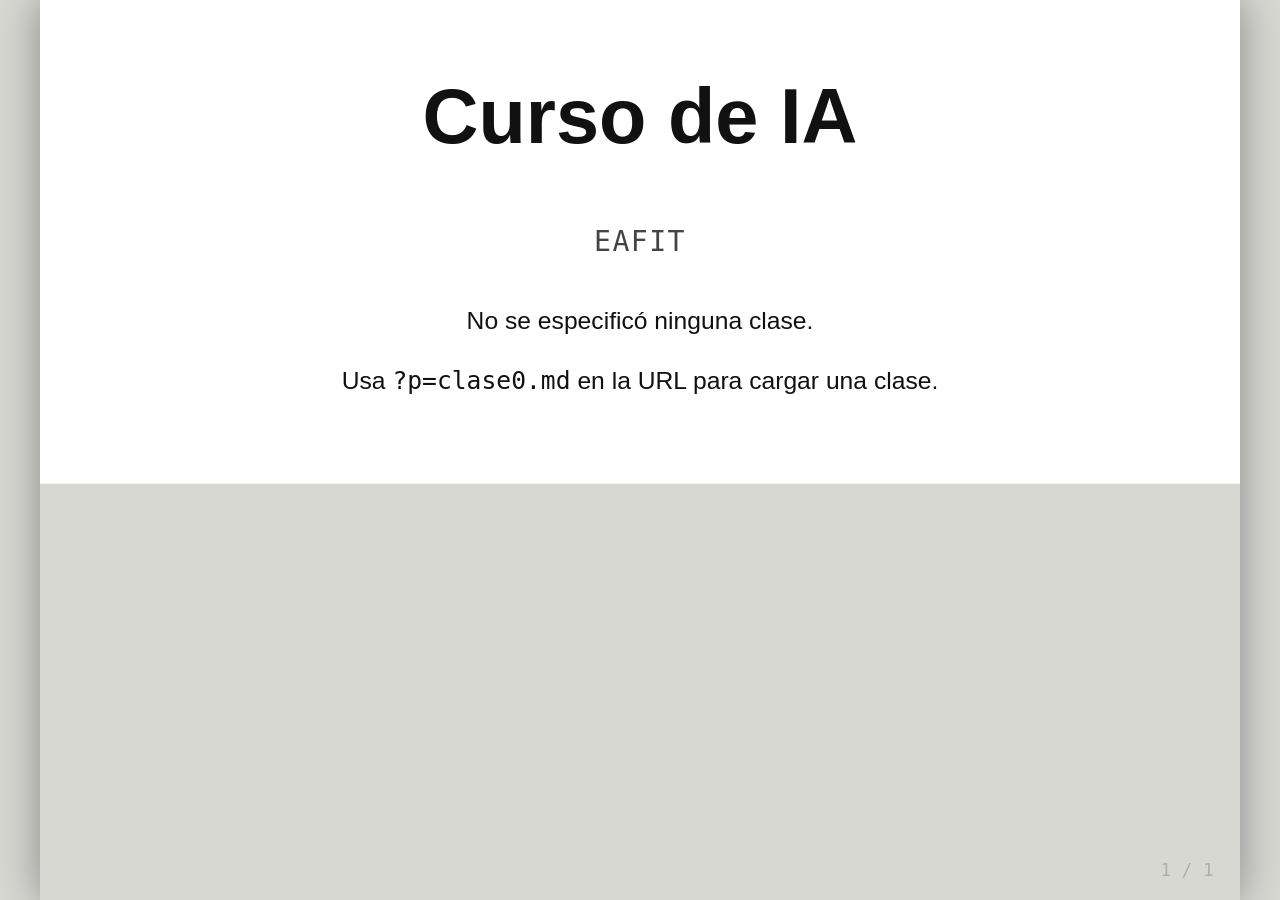
<file: slides/index.html>
<!DOCTYPE html>
<html lang="es">
<head>
<meta charset="UTF-8">
<meta name="viewport" content="width=device-width, initial-scale=1.0">
<title>Curso de IA — EAFIT</title>

<link rel="stylesheet" href="css/grid.css">
<link rel="stylesheet" href="css/style.css">
<link rel="stylesheet" href="assets/katex.min.css">
</head>
<body>

<textarea id="source" style="display: none;"></textarea>
<script src="assets/remark.min.js"></script>
<script src="assets/katex.min.js"></script>
<script src="assets/auto-render.min.js"></script>

<script>
  // Un solo index.html para todo el curso: la clase a mostrar se elige
  // por query param, ej. http://localhost:8000/?p=clase0.md
  function getParameterByName(name, url) {
    if (!url) url = window.location.href;
    name = name.replace(/[\[\]]/g, "\\$&");
    var regex = new RegExp("[?&]" + name + "(=([^&#]*)|&|#|$)"),
        results = regex.exec(url);
    if (!results) return null;
    if (!results[2]) return '';
    return decodeURIComponent(results[2].replace(/\+/g, " "));
  }

  var sourceFile = getParameterByName("p");

  var fallbackContent = "class: middle, center, title-slide\n\n" +
    "# Curso de IA\n\n<div class=\"kicker\">EAFIT</div>\n\n" +
    "No se especificó ninguna clase.\n\n" +
    "Usa `?p=clase0.md` en la URL para cargar una clase.";

  var options = { highlightStyle: "github" };

  if (sourceFile) {
    options.sourceUrl = sourceFile;   // remark.js hace el fetch internamente
  } else {
    options.source = fallbackContent;
  }

  // El callback corre UNA vez, cuando remark.js ya renderizó TODOS los
  // slides al DOM (no los va renderizando uno por uno al navegar).
  // Por eso un solo renderMathInElement(document.body, ...) aquí basta
  // para cubrir el deck completo — no hace falta re-renderizar por slide.
  var slideshow = remark.create(options, function() {
    renderMathInElement(document.body, {
      delimiters: [
        {left: "$$", right: "$$", display: true},
        {left: "$", right: "$", display: false},
        {left: "\\[", right: "\\]", display: true},
        {left: "\\(", right: "\\)", display: false}
      ]
    });

    if (sourceFile) {
      var firstSlide = document.querySelector('.remark-slide-content');
      if (firstSlide) {
        var match = firstSlide.textContent.match(/Clase\s+\d+[:\s]+([^\n]+)/i);
        if (match) document.title = match[0].trim() + " | Curso de IA";
      }
    }
  });
</script>

</body>
</html>
</file>
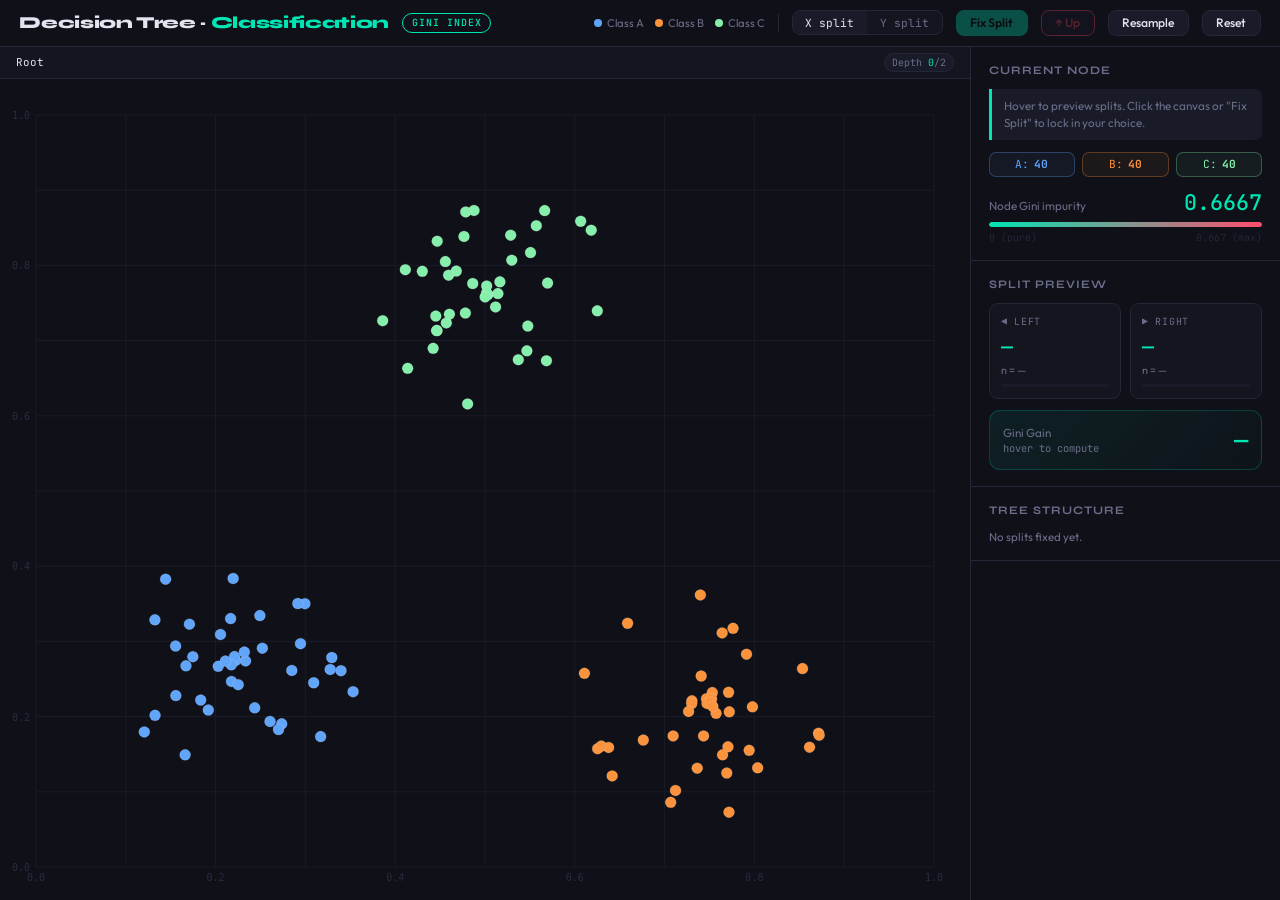
<file: notebooks/lecture6/classification_tree.html>
<!DOCTYPE html>
<html lang="en">
<head>
<meta charset="UTF-8">
<meta name="viewport" content="width=device-width, initial-scale=1.0">
<title>Decision Tree · Classification · Gini</title>
<link href="https://fonts.googleapis.com/css2?family=Syne:wght@400;600;700;800&family=JetBrains+Mono:wght@400;500&family=Outfit:wght@300;400;500&display=swap" rel="stylesheet">
<style>
:root {
  --bg: #08090e;
  --s1: #0f1018;
  --s2: #14151f;
  --s3: #1a1b28;
  --border: #252638;
  --text: #e2e4f0;
  --dim: #6b6e8a;
  --accent: #00e5b4;
  --accent2: #ff4d6d;
  --ca: #60a5fa;
  --cb: #fb923c;
  --cc: #86efac;
}
* { box-sizing: border-box; margin: 0; padding: 0; }
body { background: var(--bg); color: var(--text); font-family: 'Outfit', sans-serif; height: 100vh; display: flex; flex-direction: column; overflow: hidden; }

header {
  padding: 0.6rem 1.2rem;
  display: flex; align-items: center; gap: 0.8rem; flex-wrap: wrap;
  background: var(--s1);
  border-bottom: 1px solid var(--border);
  flex-shrink: 0;
}
header h1 { font-family: 'Syne', sans-serif; font-size: 1.05rem; font-weight: 800; letter-spacing: -0.02em; white-space: nowrap; }
header h1 em { color: var(--accent); font-style: normal; }
.tag {
  font-family: 'JetBrains Mono', monospace; font-size: 0.62rem; font-weight: 500;
  padding: 0.18rem 0.55rem; border-radius: 99px;
  border: 1px solid var(--accent); color: var(--accent); letter-spacing: 0.1em;
}
.spacer { flex: 1; }
.legend { display: flex; gap: 0.7rem; flex-wrap: wrap; }
.leg-item { display: flex; align-items: center; gap: 0.3rem; font-size: 0.7rem; color: var(--dim); }
.leg-dot { width: 8px; height: 8px; border-radius: 50%; }
.sep-v { width: 1px; height: 18px; background: var(--border); }
.axis-toggle { display: flex; background: var(--s2); border: 1px solid var(--border); border-radius: 8px; overflow: hidden; }
.axis-toggle button {
  padding: 0.28rem 0.8rem; font-family: 'JetBrains Mono', monospace; font-size: 0.7rem;
  border: none; background: transparent; color: var(--dim); cursor: pointer; transition: all 0.12s;
}
.axis-toggle button.on { background: var(--s3); color: var(--text); }
.hbtn {
  padding: 0.3rem 0.85rem; border-radius: 8px;
  font-family: 'Outfit', sans-serif; font-size: 0.76rem; font-weight: 500;
  border: 1px solid var(--border); background: var(--s3); color: var(--text);
  cursor: pointer; transition: all 0.12s; white-space: nowrap;
}
.hbtn:hover { border-color: var(--accent); color: var(--accent); }
.hbtn.primary { background: var(--accent); color: #000; border-color: var(--accent); font-weight: 600; }
.hbtn.primary:hover { background: #00c99c; }
.hbtn.warn { border-color: var(--accent2); color: var(--accent2); }
.hbtn.warn:hover { background: var(--accent2); color: #fff; }
.hbtn:disabled { opacity: 0.3; cursor: not-allowed; pointer-events: none; }

.body-wrap { display: flex; flex: 1; overflow: hidden; }

.canvas-col { flex: 1; display: flex; flex-direction: column; overflow: hidden; }
.breadcrumb {
  padding: 0.38rem 1rem; background: var(--s2); border-bottom: 1px solid var(--border);
  font-family: 'JetBrains Mono', monospace; font-size: 0.68rem;
  display: flex; align-items: center; gap: 0.35rem; flex-wrap: wrap; flex-shrink: 0;
}
.crumb { color: var(--accent); cursor: pointer; text-decoration: underline dotted; }
.crumb:hover { color: #fff; }
.bsep { color: var(--border); }
.depth-chip {
  margin-left: auto; font-family: 'JetBrains Mono', monospace; font-size: 0.62rem;
  color: var(--dim); background: var(--s3); border: 1px solid var(--border);
  padding: 0.12rem 0.45rem; border-radius: 99px;
}
.depth-chip span { color: var(--accent); }
.canvas-wrap { flex: 1; position: relative; overflow: hidden; }
canvas { display: block; cursor: crosshair; }

.info-col {
  width: 310px; flex-shrink: 0; background: var(--s1);
  border-left: 1px solid var(--border); overflow-y: auto; display: flex; flex-direction: column;
}
::-webkit-scrollbar { width: 4px; }
::-webkit-scrollbar-thumb { background: var(--border); border-radius: 99px; }

.sec { padding: 1rem 1.1rem; border-bottom: 1px solid var(--border); }
.sec-title {
  font-family: 'Syne', sans-serif; font-size: 0.72rem; font-weight: 700;
  letter-spacing: 0.09em; text-transform: uppercase; color: var(--dim); margin-bottom: 0.75rem;
}

.hint {
  background: var(--s3); border-left: 3px solid var(--accent);
  border-radius: 0 7px 7px 0; padding: 0.5rem 0.75rem;
  font-size: 0.73rem; color: var(--dim); line-height: 1.5; margin-bottom: 0.75rem;
}

.count-row { display: flex; gap: 0.45rem; margin-bottom: 0.7rem; }
.count-pill {
  display: flex; align-items: center; gap: 0.3rem; padding: 0.28rem 0.55rem;
  border-radius: 7px; font-family: 'JetBrains Mono', monospace; font-size: 0.7rem;
  border: 1px solid; flex: 1; justify-content: center;
}
.count-pill.ca { color: var(--ca); border-color: rgba(96,165,250,0.3); background: rgba(96,165,250,0.06); }
.count-pill.cb { color: var(--cb); border-color: rgba(251,146,60,0.3); background: rgba(251,146,60,0.06); }
.count-pill.cc { color: var(--cc); border-color: rgba(134,239,172,0.3); background: rgba(134,239,172,0.06); }

.gini-head { display: flex; justify-content: space-between; align-items: baseline; margin-bottom: 0.38rem; }
.gini-label { font-size: 0.73rem; color: var(--dim); }
.gini-num { font-family: 'JetBrains Mono', monospace; font-size: 1.35rem; font-weight: 500; color: var(--accent); }
.gini-track { height: 5px; background: var(--s3); border-radius: 99px; overflow: hidden; }
.gini-fill { height: 100%; border-radius: 99px; background: linear-gradient(90deg, var(--accent), var(--accent2)); transition: width 0.22s ease; }
.gini-range { display: flex; justify-content: space-between; font-size: 0.62rem; color: var(--border); font-family: 'JetBrains Mono', monospace; margin-top: 0.22rem; }

.split-cols { display: grid; grid-template-columns: 1fr 1fr; gap: 0.55rem; margin-bottom: 0.7rem; }
.split-side {
  background: var(--s2); border: 1px solid var(--border); border-radius: 9px; padding: 0.7rem;
}
.split-side-title {
  font-family: 'JetBrains Mono', monospace; font-size: 0.62rem; color: var(--dim);
  text-transform: uppercase; letter-spacing: 0.07em; margin-bottom: 0.4rem;
}
.side-gini { font-family: 'JetBrains Mono', monospace; font-size: 1.25rem; font-weight: 500; color: var(--accent); margin-bottom: 0.15rem; }
.side-n { font-size: 0.68rem; color: var(--dim); }
.side-bar { height: 3px; border-radius: 99px; margin-top: 0.45rem; background: var(--s3); overflow: hidden; }
.side-bar-fill { height: 100%; background: linear-gradient(90deg, var(--accent), var(--accent2)); transition: width 0.22s; }

.gain-card {
  background: linear-gradient(135deg, rgba(0,229,180,0.08), rgba(0,229,180,0.02));
  border: 1px solid rgba(0,229,180,0.2); border-radius: 11px; padding: 0.85rem;
  display: flex; align-items: center; justify-content: space-between;
}
.gain-label { font-size: 0.73rem; color: var(--dim); }
.gain-sub { font-size: 0.65rem; color: var(--dim); margin-top: 0.1rem; font-family: 'JetBrains Mono', monospace; }
.gain-val { font-family: 'JetBrains Mono', monospace; font-size: 1.5rem; font-weight: 500; color: var(--accent); }
.gain-val.neg { color: var(--accent2) !important; }

.tree-node-row {
  display: flex; align-items: center; gap: 0.45rem; padding: 0.28rem 0.45rem;
  border-radius: 5px; cursor: pointer; font-family: 'JetBrains Mono', monospace;
  font-size: 0.66rem; color: var(--dim); transition: background 0.1s;
}
.tree-node-row:hover { background: var(--s3); color: var(--text); }
.tree-node-row.active { background: rgba(0,229,180,0.08); color: var(--accent); }
.tree-dot { width: 7px; height: 7px; border-radius: 50%; flex-shrink: 0; }
</style>
</head>
<body>

<header>
  <h1>Decision Tree · <em>Classification</em></h1>
  <span class="tag">GINI INDEX</span>
  <div class="spacer"></div>
  <div class="legend">
    <div class="leg-item"><div class="leg-dot" style="background:var(--ca)"></div>Class A</div>
    <div class="leg-item"><div class="leg-dot" style="background:var(--cb)"></div>Class B</div>
    <div class="leg-item"><div class="leg-dot" style="background:var(--cc)"></div>Class C</div>
  </div>
  <div class="sep-v"></div>
  <div class="axis-toggle">
    <button class="on" id="btnX" onclick="setAxis('x')">X split</button>
    <button id="btnY" onclick="setAxis('y')">Y split</button>
  </div>
  <button class="hbtn primary" id="fixBtn" onclick="fixSplit()" disabled>Fix Split</button>
  <button class="hbtn warn" id="upBtn" onclick="goUp()" disabled>↑ Up</button>
  <button class="hbtn" onclick="resample()">Resample</button>
  <button class="hbtn" onclick="resetAll()">Reset</button>
</header>

<div class="body-wrap">
  <div class="canvas-col">
    <div class="breadcrumb" id="breadcrumb">
      <span class="crumb" onclick="navTo('root')">Root</span>
      <div class="depth-chip">Depth <span id="depthTxt">0</span>/2</div>
    </div>
    <div class="canvas-wrap" id="canvasWrap">
      <canvas id="canvas"></canvas>
    </div>
  </div>

  <div class="info-col">
    <div class="sec">
      <div class="sec-title">Current Node</div>
      <div class="hint" id="hintMsg">Move cursor over the plot to preview a split. Values update in real time.</div>
      <div class="count-row">
        <div class="count-pill ca">A: <b id="cntA">—</b></div>
        <div class="count-pill cb">B: <b id="cntB">—</b></div>
        <div class="count-pill cc">C: <b id="cntC">—</b></div>
      </div>
      <div>
        <div class="gini-head">
          <span class="gini-label">Node Gini impurity</span>
          <span class="gini-num" id="nodeGiniVal">—</span>
        </div>
        <div class="gini-track"><div class="gini-fill" id="nodeGiniBar" style="width:0%"></div></div>
        <div class="gini-range"><span>0 (pure)</span><span>0.667 (max)</span></div>
      </div>
    </div>

    <div class="sec">
      <div class="sec-title">Split Preview</div>
      <div class="split-cols">
        <div class="split-side">
          <div class="split-side-title">◀ Left</div>
          <div class="side-gini" id="lgini">—</div>
          <div class="side-n" id="ln">n = —</div>
          <div class="side-bar"><div class="side-bar-fill" id="lbar" style="width:0%"></div></div>
        </div>
        <div class="split-side">
          <div class="split-side-title">▶ Right</div>
          <div class="side-gini" id="rgini">—</div>
          <div class="side-n" id="rn">n = —</div>
          <div class="side-bar"><div class="side-bar-fill" id="rbar" style="width:0%"></div></div>
        </div>
      </div>
      <div class="gain-card">
        <div>
          <div class="gain-label">Gini Gain</div>
          <div class="gain-sub" id="gainFormula">hover to compute</div>
        </div>
        <div class="gain-val" id="gainVal">—</div>
      </div>
    </div>

    <div class="sec">
      <div class="sec-title">Tree Structure</div>
      <div id="treeViz" style="font-size:0.72rem;color:var(--dim)">No splits fixed yet.</div>
    </div>
  </div>
</div>

<script>
// ══════════════════════════════════════════
// STATE
// ══════════════════════════════════════════
let axis = 'x';
let mouseVal = null;
let nodes = {};
let currentId = 'root';
let allData = [];
const PAD = 36;

// ══════════════════════════════════════════
// DATA
// ══════════════════════════════════════════
function genData() {
  const N = 120;
  allData = [];
  const centers = [[0.22,0.28],[0.75,0.22],[0.5,0.76]];
  const spread = 0.15;
  for (let i = 0; i < N; i++) {
    const cls = i % 3;
    const [cx,cy] = centers[cls];
    const a = Math.random()*Math.PI*2, r = Math.random()*spread;
    allData.push({
      x: Math.max(0.03, Math.min(0.97, cx + Math.cos(a)*r)),
      y: Math.max(0.03, Math.min(0.97, cy + Math.sin(a)*r)),
      cls
    });
  }
}

function resample() { genData(); resetAll(); }

function resetAll() {
  nodes = { root: { id:'root', parentId:null, side:null, depth:0, data:[...allData], split:null, children:null } };
  currentId = 'root';
  mouseVal = null;
  updateAll();
}

// ══════════════════════════════════════════
// GINI
// ══════════════════════════════════════════
function gini(pts) {
  const n = pts.length;
  if (!n) return 0;
  const c = [0,0,0];
  for (const p of pts) c[p.cls]++;
  return 1 - c.reduce((s,v) => s + (v/n)**2, 0);
}
function classCounts(pts) { const c=[0,0,0]; for(const p of pts) c[p.cls]++; return c; }
function splitPts(pts, ax, val) { return [pts.filter(p=>p[ax]<=val), pts.filter(p=>p[ax]>val)]; }

// ══════════════════════════════════════════
// CANVAS
// ══════════════════════════════════════════
const canvas = document.getElementById('canvas');
const ctx = canvas.getContext('2d');
const wrap = document.getElementById('canvasWrap');

function resize() { canvas.width=wrap.clientWidth; canvas.height=wrap.clientHeight; draw(); }
window.addEventListener('resize', resize);

function toC(x,y) { return [PAD+x*(canvas.width-2*PAD), canvas.height-PAD-y*(canvas.height-2*PAD)]; }
function toD(cx,cy) { return [(cx-PAD)/(canvas.width-2*PAD), (canvas.height-PAD-cy)/(canvas.height-2*PAD)]; }

const CC = ['#60a5fa','#fb923c','#86efac'];
const CD = ['rgba(96,165,250,0.15)','rgba(251,146,60,0.15)','rgba(134,239,172,0.15)'];

// Compute the data-space bounding box for any node by walking from root
function getNodeBounds(id) {
  let bounds = { x0:0, x1:1, y0:0, y1:1 };
  // Build path from root to this node
  const path = [];
  let n = nodes[id];
  while (n && n.parentId) { path.unshift(n); n = nodes[n.parentId]; }
  // Walk down applying each ancestor's split
  let cur = nodes['root'];
  for (const step of path) {
    if (!cur || !cur.split) break;
    const { ax, val } = cur.split;
    if (step.side === 'L') {
      if (ax==='x') bounds.x1 = Math.min(bounds.x1, val);
      else           bounds.y1 = Math.min(bounds.y1, val);
    } else {
      if (ax==='x') bounds.x0 = Math.max(bounds.x0, val);
      else           bounds.y0 = Math.max(bounds.y0, val);
    }
    cur = nodes[step.id];
  }
  return bounds;
}

// Draw a split line clipped to a node's bounding box
function drawClippedLine(val, ax, bounds, color, alpha, dashed) {
  ctx.save();
  ctx.globalAlpha = alpha ?? 1;
  ctx.strokeStyle = color;
  ctx.lineWidth = dashed ? 1.2 : 2;
  if (dashed) ctx.setLineDash([5,5]);
  ctx.beginPath();
  if (ax==='x') {
    const [cx]    = toC(val, 0);
    const [, cy0] = toC(0, bounds.y1);
    const [, cy1] = toC(0, bounds.y0);
    ctx.moveTo(cx, cy0);
    ctx.lineTo(cx, cy1);
  } else {
    const [, cy]  = toC(0, val);
    const [cx0]   = toC(bounds.x0, 0);
    const [cx1]   = toC(bounds.x1, 0);
    ctx.moveTo(cx0, cy);
    ctx.lineTo(cx1, cy);
  }
  ctx.stroke();
  ctx.restore();
}

function isAncestorNode(ancestorId, nodeId) {
  let n = nodes[nodeId];
  while (n && n.parentId) {
    if (n.parentId === ancestorId) return true;
    n = nodes[n.parentId];
  }
  return false;
}

function draw() {
  const W=canvas.width, H=canvas.height;
  ctx.clearRect(0,0,W,H);
  ctx.fillStyle='#0f1018'; ctx.fillRect(0,0,W,H);

  // grid
  ctx.strokeStyle='#1a1b28'; ctx.lineWidth=1;
  for (let i=0;i<=10;i++) {
    const [x1,y1]=toC(i/10,0),[x2,y2]=toC(i/10,1);
    ctx.beginPath();ctx.moveTo(x1,y1);ctx.lineTo(x2,y2);ctx.stroke();
    const [x3,y3]=toC(0,i/10),[x4,y4]=toC(1,i/10);
    ctx.beginPath();ctx.moveTo(x3,y3);ctx.lineTo(x4,y4);ctx.stroke();
  }
  // axis ticks
  ctx.fillStyle='#2a2c40'; ctx.font='10px JetBrains Mono,monospace';
  ctx.textAlign='center';
  for (let i=0;i<=10;i+=2) { const [cx,cy]=toC(i/10,0); ctx.fillText((i/10).toFixed(1),cx,cy+14); }
  ctx.textAlign='right';
  for (let i=0;i<=10;i+=2) { const [cx,cy]=toC(0,i/10); ctx.fillText((i/10).toFixed(1),cx-6,cy+4); }

  const node = nodes[currentId]; if (!node) return;

  // Dim all points first
  for (const p of allData) {
    const [cx,cy]=toC(p.x,p.y);
    ctx.beginPath(); ctx.arc(cx,cy,4,0,Math.PI*2);
    ctx.fillStyle=CD[p.cls]; ctx.fill();
  }

  // Draw ALL fixed splits clipped to their own node's region
  for (const id in nodes) {
    const n = nodes[id];
    if (!n.split) continue;
    if (id === currentId) continue; // drawn last on top
    const bounds = getNodeBounds(id);
    const isAncestor = isAncestorNode(id, currentId);
    drawClippedLine(n.split.val, n.split.ax, bounds, '#00e5b4', isAncestor ? 0.4 : 0.2, true);
  }

  // Region shading from mouse preview
  if (mouseVal !== null && !node.split) {
    ctx.save(); ctx.globalAlpha=0.06; ctx.fillStyle='#60a5fa';
    if (axis==='x') {
      const [cx]=toC(mouseVal,0);
      ctx.fillRect(PAD,PAD,cx-PAD,H-2*PAD);
    } else {
      const [,cy]=toC(0,mouseVal);
      ctx.fillRect(PAD,cy,W-2*PAD,H-PAD-cy);
    }
    ctx.restore();
  }

  // Active node points (bright)
  for (const p of node.data) {
    const [cx,cy]=toC(p.x,p.y);
    ctx.beginPath(); ctx.arc(cx,cy,5.5,0,Math.PI*2);
    ctx.fillStyle=CC[p.cls]; ctx.fill();
    ctx.strokeStyle='rgba(255,255,255,0.18)'; ctx.lineWidth=0.8; ctx.stroke();
  }

  // Current node's fixed split — bright, clipped to its own region, drawn on top
  if (node.split) {
    const bounds = getNodeBounds(currentId);
    drawClippedLine(node.split.val, node.split.ax, bounds, '#00e5b4', 0.95, false);
    // "click to enter" region labels
    const ax=node.split.ax, val=node.split.val;
    ctx.save(); ctx.font='600 12px Syne,sans-serif'; ctx.globalAlpha=0.55;
    if (ax==='x') {
      const [cx]=toC(val,0);
      ctx.fillStyle='#60a5fa'; ctx.textAlign='center';
      ctx.fillText('← Left', PAD+(cx-PAD)/2, PAD+18);
      ctx.font='500 10px JetBrains Mono,monospace';
      ctx.fillText('click to enter', PAD+(cx-PAD)/2, PAD+32);
      ctx.font='600 12px Syne,sans-serif';
      ctx.fillStyle='#fb923c'; ctx.textAlign='center';
      ctx.fillText('Right →', cx+(W-PAD-cx)/2, PAD+18);
      ctx.font='500 10px JetBrains Mono,monospace';
      ctx.fillText('click to enter', cx+(W-PAD-cx)/2, PAD+32);
    } else {
      const [,cy]=toC(0,val);
      ctx.fillStyle='#60a5fa'; ctx.textAlign='left';
      ctx.font='600 12px Syne,sans-serif';
      ctx.fillText('▼ Left (below)', PAD+8, cy+(H-PAD-cy)/2);
      ctx.font='500 10px JetBrains Mono,monospace';
      ctx.fillText('click to enter', PAD+8, cy+(H-PAD-cy)/2+16);
      ctx.fillStyle='#fb923c'; ctx.textAlign='left';
      ctx.font='600 12px Syne,sans-serif';
      ctx.fillText('▲ Right (above)', PAD+8, PAD+(cy-PAD)/2);
      ctx.font='500 10px JetBrains Mono,monospace';
      ctx.fillText('click to enter', PAD+8, PAD+(cy-PAD)/2+16);
    }
    ctx.restore();
  }

  // Live preview — also clipped to current node's region
  if (mouseVal !== null && !node.split) {
    const bounds = getNodeBounds(currentId);
    drawClippedLine(mouseVal, axis, bounds, '#fde68a', 0.85, false);
    ctx.save(); ctx.globalAlpha=0.9; ctx.fillStyle='#fde68a';
    ctx.font='500 10px JetBrains Mono,monospace';
    if (axis==='x') { const [cx]=toC(mouseVal,0); ctx.textAlign='center'; ctx.fillText(mouseVal.toFixed(3),cx,PAD-9); }
    else { const [,cy]=toC(0,mouseVal); ctx.textAlign='left'; ctx.fillText(mouseVal.toFixed(3),W-PAD+4,cy+4); }
    ctx.restore();
  }
}

// ══════════════════════════════════════════
// MOUSE / EVENTS
// ══════════════════════════════════════════
canvas.addEventListener('mousemove', e => {
  const rect=canvas.getBoundingClientRect();
  const [dx,dy]=toD(e.clientX-rect.left, e.clientY-rect.top);
  mouseVal=Math.max(0.01,Math.min(0.99,axis==='x'?dx:dy));
  const node=nodes[currentId];
  canvas.style.cursor = (node && node.split) ? 'pointer' : 'crosshair';
  draw(); updateSplitPanel();
});
canvas.addEventListener('mouseleave', () => { mouseVal=null; draw(); updateSplitPanel(); });
canvas.addEventListener('click', e => {
  const node=nodes[currentId];
  if (!node) return;
  // If already split: click on a region navigates into that child
  if (node.split && node.children) {
    const rect=canvas.getBoundingClientRect();
    const [dx,dy]=toD(e.clientX-rect.left, e.clientY-rect.top);
    const v = node.split.ax==='x' ? dx : dy;
    currentId = v <= node.split.val ? node.children[0] : node.children[1];
    mouseVal=null; updateAll(); return;
  }
  if (mouseVal!==null) fixSplit();
});

// ══════════════════════════════════════════
// SPLIT ACTIONS
// ══════════════════════════════════════════
function fixSplit() {
  if (mouseVal===null) return;
  const node=nodes[currentId];
  if (!node||node.split||node.depth>=2) return;
  node.split={ax:axis,val:mouseVal};
  const [L,R]=splitPts(node.data,axis,mouseVal);
  const lid=currentId+'_L', rid=currentId+'_R';
  nodes[lid]={id:lid,parentId:currentId,side:'L',depth:node.depth+1,data:L,split:null,children:null};
  nodes[rid]={id:rid,parentId:currentId,side:'R',depth:node.depth+1,data:R,split:null,children:null};
  node.children=[lid,rid];
  // Auto-navigate to left child so student can keep splitting immediately
  currentId = lid;
  mouseVal = null;
  updateAll();
}

function goUp() {
  const n=nodes[currentId];
  if (n&&n.parentId) { currentId=n.parentId; mouseVal=null; updateAll(); }
}

function navTo(id) { if (nodes[id]) { currentId=id; mouseVal=null; updateAll(); } }

function setAxis(a) {
  axis=a;
  document.getElementById('btnX').classList.toggle('on',a==='x');
  document.getElementById('btnY').classList.toggle('on',a==='y');
  draw(); updateSplitPanel();
}

// ══════════════════════════════════════════
// UI
// ══════════════════════════════════════════
function fmt(v) { return typeof v==='number'?v.toFixed(4):'—'; }

function updateAll() {
  const node=nodes[currentId]; if (!node) return;
  const g=gini(node.data);
  const cc=classCounts(node.data);
  document.getElementById('cntA').textContent=cc[0];
  document.getElementById('cntB').textContent=cc[1];
  document.getElementById('cntC').textContent=cc[2];
  document.getElementById('nodeGiniVal').textContent=fmt(g);
  document.getElementById('nodeGiniBar').style.width=(g/0.667*100)+'%';

  const hasFixed=!!node.split, atMax=node.depth>=2;
  if (hasFixed && node.children) {
    const [lid,rid]=node.children;
    const lNode=nodes[lid], rNode=nodes[rid];
    document.getElementById('hintMsg').innerHTML=
      `Split fixed: <b style="color:var(--accent)">${node.split.ax.toUpperCase()} ≤ ${node.split.val.toFixed(3)}</b><br>
       <span style="font-size:0.7rem">Click a region on the canvas, or navigate:</span><br>
       <div style="display:flex;gap:0.4rem;margin-top:0.4rem">
         <button onclick="navTo('${lid}')" style="flex:1;padding:0.3rem;border-radius:6px;border:1px solid var(--ca);background:rgba(96,165,250,0.1);color:var(--ca);font-family:JetBrains Mono,monospace;font-size:0.68rem;cursor:pointer">
           ◀ Left (n=${lNode.data.length}, g=${gini(lNode.data).toFixed(3)})
         </button>
         <button onclick="navTo('${rid}')" style="flex:1;padding:0.3rem;border-radius:6px;border:1px solid var(--cb);background:rgba(251,146,60,0.1);color:var(--cb);font-family:JetBrains Mono,monospace;font-size:0.68rem;cursor:pointer">
           Right ▶ (n=${rNode.data.length}, g=${gini(rNode.data).toFixed(3)})
         </button>
       </div>`;
  } else {
    document.getElementById('hintMsg').textContent=
      atMax ? 'Max depth (2) reached — this is a leaf node.'
      : 'Hover to preview splits. Click the canvas or "Fix Split" to lock in your choice.';
  }

  document.getElementById('fixBtn').disabled=hasFixed||atMax||mouseVal===null;
  document.getElementById('upBtn').disabled=!node.parentId;
  buildBreadcrumb(node);
  buildTreeViz();
  updateSplitPanel();
  draw();
}

function updateSplitPanel() {
  const node=nodes[currentId]; if (!node) return;
  const g=gini(node.data), n=node.data.length;
  const src = mouseVal!==null && !node.split ? {ax:axis,val:mouseVal}
            : node.split ? node.split : null;

  if (src && n>0) {
    const [L,R]=splitPts(node.data,src.ax,src.val);
    const gl=gini(L), gr=gini(R);
    const wg=(L.length/n)*gl+(R.length/n)*gr;
    const gain=g-wg;
    const wL=(L.length/n).toFixed(2), wR=(R.length/n).toFixed(2);

    document.getElementById('lgini').textContent=fmt(gl);
    document.getElementById('ln').textContent=`n = ${L.length}`;
    document.getElementById('lbar').style.width=(gl/0.667*100)+'%';
    document.getElementById('rgini').textContent=fmt(gr);
    document.getElementById('rn').textContent=`n = ${R.length}`;
    document.getElementById('rbar').style.width=(gr/0.667*100)+'%';
    document.getElementById('gainFormula').textContent=`${fmt(g)} − [${wL}·${fmt(gl)} + ${wR}·${fmt(gr)}]`;
    const gv=document.getElementById('gainVal');
    gv.textContent=fmt(gain);
    gv.className='gain-val'+(gain<0?' neg':'');
    if (!node.split) document.getElementById('fixBtn').disabled=false;
  } else {
    ['lgini','rgini'].forEach(id=>document.getElementById(id).textContent='—');
    ['ln','rn'].forEach(id=>document.getElementById(id).textContent='n = —');
    ['lbar','rbar'].forEach(id=>document.getElementById(id).style.width='0%');
    document.getElementById('gainFormula').textContent='hover to compute';
    document.getElementById('gainVal').textContent='—';
    document.getElementById('gainVal').className='gain-val';
    if (!node.split&&node.depth<2) document.getElementById('fixBtn').disabled=true;
  }
}

function buildBreadcrumb(node) {
  const chain=[]; let n=node;
  while(n){chain.unshift(n); n=n.parentId?nodes[n.parentId]:null;}
  let html='';
  for(let i=0;i<chain.length;i++){
    const nn=chain[i];
    const label=nn.id==='root'?'Root':`${nn.side} (d${nn.depth})`;
    if(i<chain.length-1) html+=`<span class="crumb" onclick="navTo('${nn.id}')">${label}</span><span class="bsep">›</span>`;
    else html+=`<span style="color:var(--text)">${label}</span>`;
  }
  html+=`<div class="depth-chip">Depth <span>${node.depth}</span>/2</div>`;
  document.getElementById('breadcrumb').innerHTML=html;
}

function buildTreeViz() {
  const el=document.getElementById('treeViz');
  if(!nodes['root']?.split){el.innerHTML='<span>No splits fixed yet.</span>';return;}
  el.innerHTML=renderNode('root',0);
}

function renderNode(id,indent) {
  const n=nodes[id]; if(!n) return '';
  const isActive=id===currentId;
  const dotColor=n.split?'#fde68a':n.depth>=2?'#86efac':'#252638';
  const label=id==='root'?`Root · n=${n.data.length} · g=${gini(n.data).toFixed(3)}`
    :`${n.side} · n=${n.data.length} · g=${gini(n.data).toFixed(3)}`;
  const spl=n.split?` [${n.split.ax.toUpperCase()}≤${n.split.val.toFixed(3)}]`:'';
  let html=`<div class="tree-node-row ${isActive?'active':''}" onclick="navTo('${id}')" style="padding-left:${0.4+indent*1.1}rem">
    <div class="tree-dot" style="background:${dotColor}"></div>
    <span>${label}${spl}</span></div>`;
  if(n.children) for(const cid of n.children) html+=renderNode(cid,indent+1);
  return html;
}

// ══════════════════════════════════════════
// INIT
// ══════════════════════════════════════════
genData();
resetAll();
resize();
</script>
</body>
</html>
</file>
<file: slides/css/grid.css>
/* ============================================================
   grid.css — sistema de columnas genérico basado en flexbox.
   Sin nada de tipografía ni color: eso vive en style.css.
   Reusable en cualquier deck, no depende de la identidad EAFIT.
   ============================================================ */

.grid {
  display: flex;
  flex-direction: row;
  align-items: flex-start;
  gap: 1.5em;
  width: 100%;
}

.grid.grid-top    { align-items: flex-start; }
.grid.grid-middle { align-items: center; }
.grid.grid-bottom { align-items: flex-end; }

/* Fracciones más comunes en slides (mitades, tercios, cuartos, quintos) */
.kol-1-1 { flex: 1 1 100%; }

.kol-1-2 { flex: 1 1 50%; }
.kol-1-2:last-child { flex: 1 1 50%; }

.kol-1-3 { flex: 1 1 33.333%; }
.kol-2-3 { flex: 1 1 66.666%; }

.kol-1-4 { flex: 1 1 25%; }
.kol-3-4 { flex: 1 1 75%; }

.kol-1-5 { flex: 1 1 20%; }
.kol-2-5 { flex: 1 1 40%; }
.kol-3-5 { flex: 1 1 60%; }
.kol-4-5 { flex: 1 1 80%; }

.kol-1-6 { flex: 1 1 16.666%; }
.kol-5-6 { flex: 1 1 83.333%; }

/* min-width: 0 evita que texto/código largo revienten el layout flex */
[class*='kol-'] { min-width: 0; }

/* Grids apiladas en vertical en vez de columnas (para content largo) */
.grid.grid-stack {
  flex-direction: column;
}
</file>
<file: slides/css/style.css>
/* ============================================================
   style.css — identidad visual EAFIT para remark.js
   Tipografía: Arial Bold (títulos) / Consolas (kickers) / Calibri (cuerpo)
   Paleta: blanco / negro / gris — sin color de acento
   El layout de columnas (.grid, .kol-X-Y) vive en grid.css, aparte.
   ============================================================ */

:root {
  --eafit-black: #111111;
  --eafit-gray-dark: #444444;
  --eafit-gray: #888888;
  --eafit-gray-light: #dddddd;
  --eafit-white: #ffffff;
}

/* ---------- Base ---------- */
.remark-slide-content {
  font-family: 'Calibri', 'Candara', 'Segoe UI', sans-serif;
  font-size: 14pt;
  line-height: 1.4;
  color: var(--eafit-black);
  background-color: var(--eafit-white);
  padding: 2.5em 3em;
}

.remark-slide-number {
  font-family: 'Consolas', 'SFMono-Regular', monospace;
  font-size: 10pt;
  color: var(--eafit-gray);
}

/* ---------- Títulos ---------- */
h1, h2, h3 {
  font-family: 'Arial', 'Helvetica', sans-serif;
  font-weight: 700;
  color: var(--eafit-black);
  margin-top: 0;
}
h1 { font-size: 38pt; }
h2 { font-size: 30pt; }
h3 { font-size: 22pt; }

/* Kicker / subtítulo estilo Consolas, como en el deck de referencia EAFIT */
.kicker {
  font-family: 'Consolas', 'SFMono-Regular', monospace;
  font-size: 16pt;
  color: var(--eafit-gray-dark);
  text-transform: uppercase;
  letter-spacing: 0.05em;
}

/* ---------- Slide de título (portada) ---------- */
.title-slide {
  background-color: var(--eafit-white);
}
.title-slide h1 {
  font-size: 44pt;
}
.title-slide .kicker {
  margin-bottom: 1.5em;
}

/* ---------- Slide divisor de sección ----------
   Fondo blanco + logo EAFIT centrado arriba, texto negro. */
.divider-slide {
  background-color: var(--eafit-white);
  color: var(--eafit-black);
  text-align: center;
}
.divider-slide::before {
  content: "";
  display: block;
  width: 200px;
  height: 64px;
  margin: 0 auto 2em auto;
  background-image: url('../assets/logo_eafit.svg');
  background-repeat: no-repeat;
  background-position: center;
  background-size: contain;
}
.divider-slide h1, .divider-slide h2 {
  font-size: 34pt;
}

/* ---------- Slide final ---------- */
.end-slide {
  background-color: var(--eafit-white);
  text-align: center;
}
.end-slide::before {
  content: "";
  display: block;
  width: 180px;
  height: 56px;
  margin: 0 auto 1.5em auto;
  background-image: url('../assets/logo_eafit.svg');
  background-repeat: no-repeat;
  background-position: center;
  background-size: contain;
}

/* ---------- Utilidades de formato (paridad con el deck original) ---------- */
.bold   { font-weight: 700; }
.italic { font-style: italic; }

.footnote {
  position: absolute;
  bottom: 1em;
  left: 3em;
  right: 3em;
  font-family: 'Consolas', 'SFMono-Regular', monospace;
  font-size: 9pt;
  color: var(--eafit-gray);
}

.caption {
  font-family: 'Consolas', 'SFMono-Regular', monospace;
  font-size: 10pt;
  color: var(--eafit-gray-dark);
}

/* ---------- Anchos de imagen (paridad con .width-XX del original) ---------- */
.width-10  img { width: 10%; }
.width-20  img { width: 20%; }
.width-25  img { width: 25%; }
.width-30  img { width: 30%; }
.width-40  img { width: 40%; }
.width-50  img { width: 50%; }
.width-60  img { width: 60%; }
.width-70  img { width: 70%; }
.width-75  img { width: 75%; }
.width-80  img { width: 80%; }
.width-90  img { width: 90%; }
.width-100 img { width: 100%; }

.circle img {
  border-radius: 50%;
  object-fit: cover;
}

/* Centra un elemento suelto (imagen, bloque) sin necesitar que todo el
   slide tenga la clase `center`. display:block es necesario porque
   remark.js envuelve `.center[...]` en un <span> (inline), y text-align
   no centra nada si el contenedor sigue siendo inline. */
.center {
  display: block;
  text-align: center;
}

/* Si por accidente se combina .center con .grid en el mismo elemento
   (ej. ".center.grid[...]"), .center no debe pisarle el display:flex a
   .grid -- si no, las columnas se colapsan en una sola. */
.center.grid {
  display: flex;
}

/* ---------- Placeholder de video: captura + botón de enlace ----------
   Acordado: en vez de iframe embebido, usamos una captura estática
   más un botón/link clicable hacia el video original. */
.video-placeholder {
  position: relative;
  display: inline-block;
  max-width: 65%;
}
.video-placeholder img {
  display: block;
  width: 100%;
  height: auto;
  filter: grayscale(15%);
}
.video-placeholder .play-badge {
  position: absolute;
  top: 50%;
  left: 50%;
  transform: translate(-50%, -50%);
  width: 64px;
  height: 64px;
  border-radius: 50%;
  background: rgba(17,17,17,0.75);
  color: white;
  font-family: Arial, sans-serif;
  font-size: 24pt;
  display: flex;
  align-items: center;
  justify-content: center;
}
.video-link {
  display: inline-block;
  margin-top: 0.6em;
  font-family: 'Consolas', 'SFMono-Regular', monospace;
  font-size: 12pt;
  color: var(--eafit-black);
  text-decoration: underline;
}

/* ---------- Bloques de código ---------- */
.remark-code, .remark-inline-code {
  font-family: 'Consolas', 'SFMono-Regular', monospace;
}

/* ---------- Math (KaTeX) ---------- */
.katex { font-size: 1em; }


.compact-code .remark-code {
  font-size: 0.68em;
  line-height: 1.35;
}
</file>
